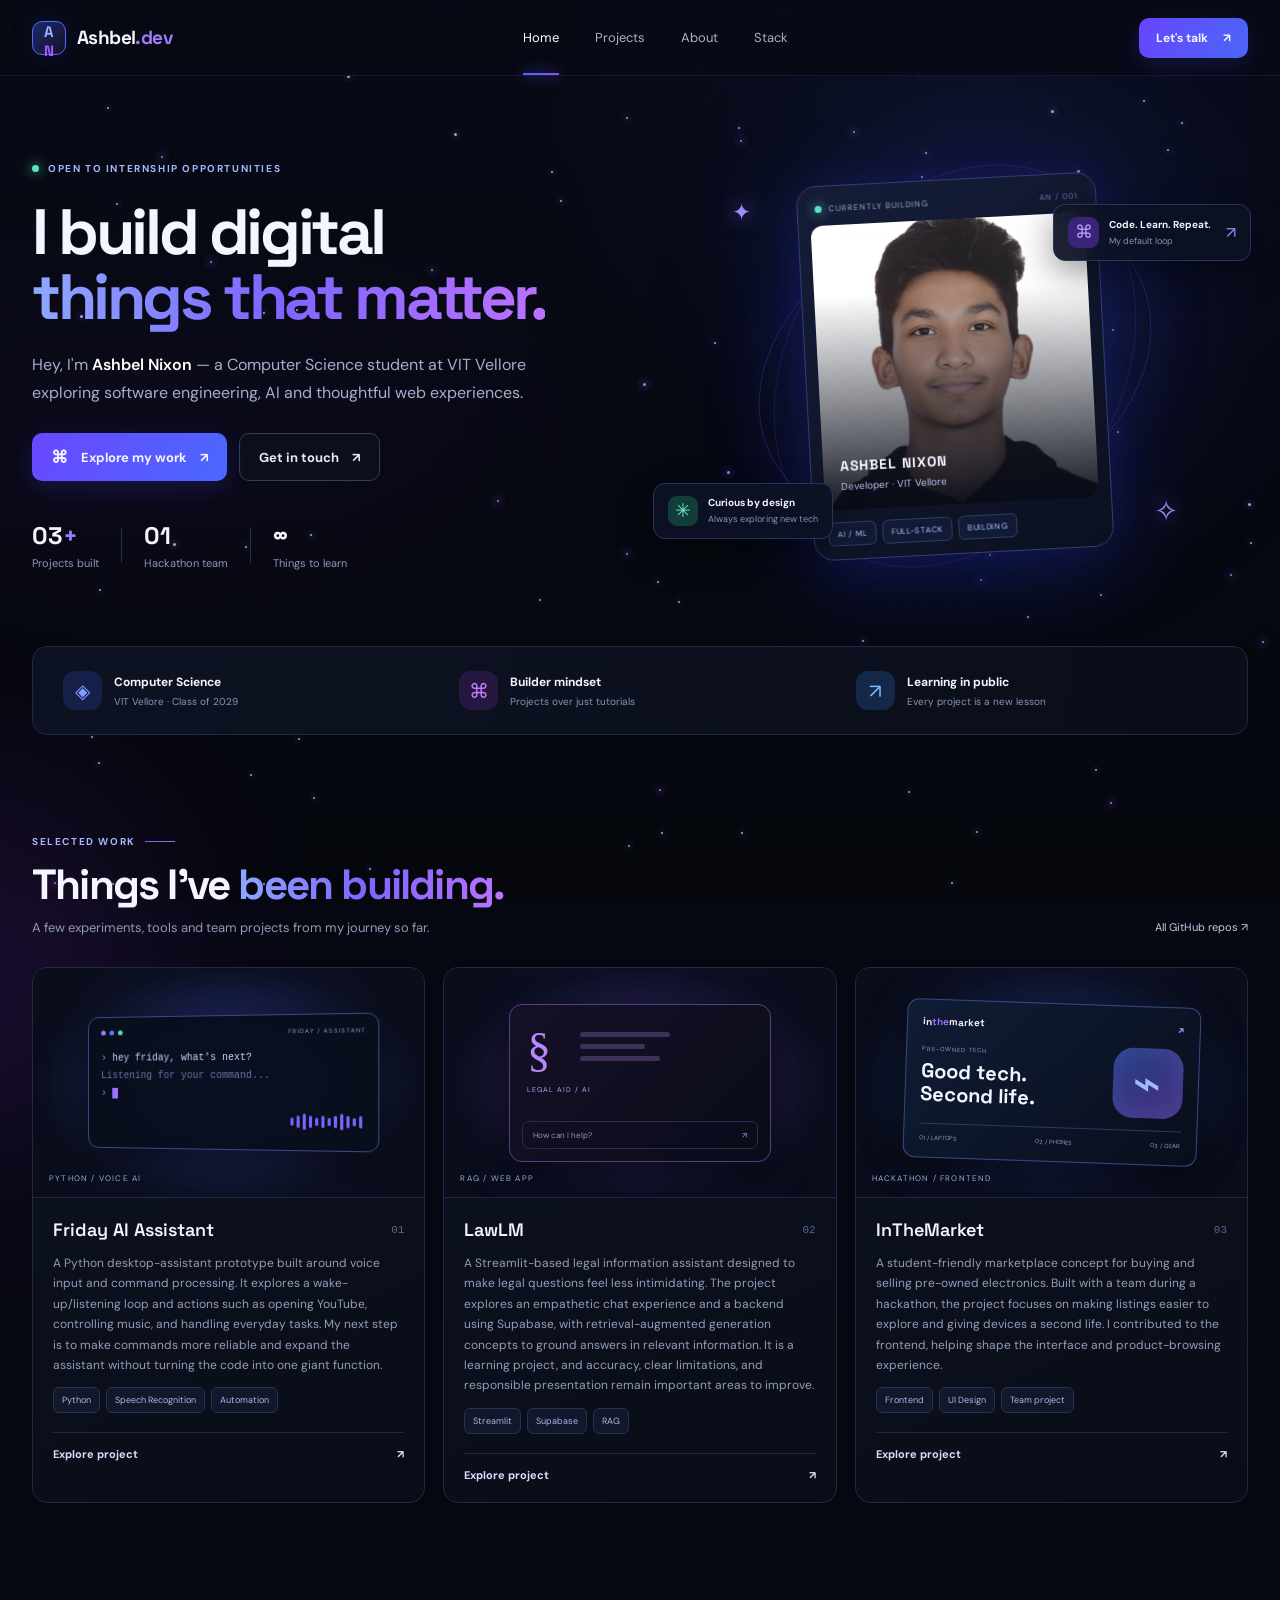
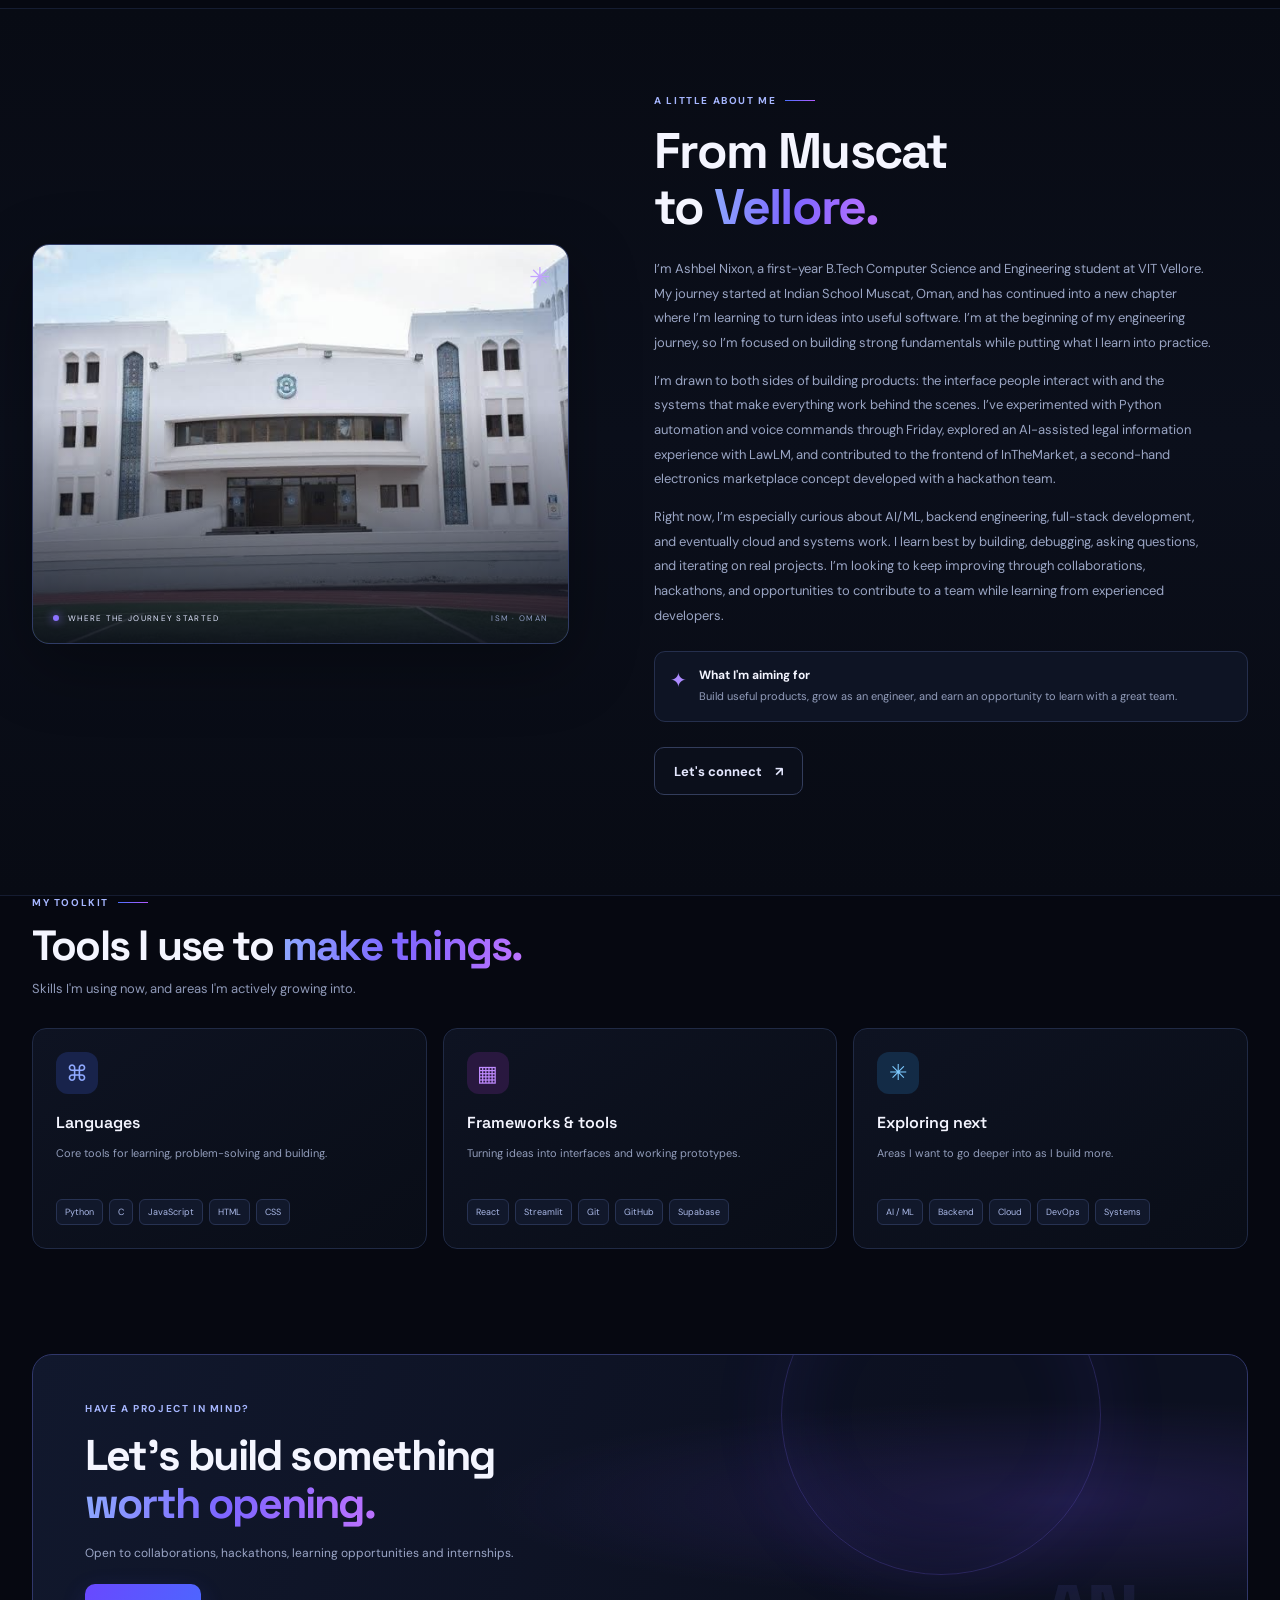
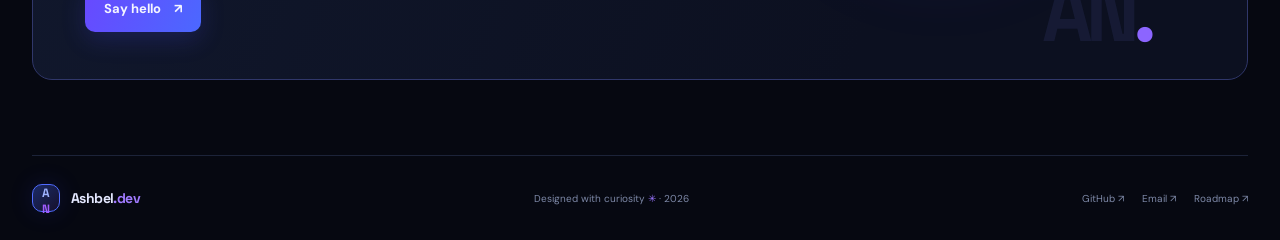
<file: index.html>
<!DOCTYPE html>
<html lang="en">
<head>
<meta charset="UTF-8"><meta name="viewport" content="width=device-width, initial-scale=1.0">
<meta name="theme-color" content="#070914"><meta name="description" content="Ashbel Nixon — Computer Science student and developer building useful software, AI tools and web experiences.">
<title>Ashbel Nixon — Developer Portfolio</title><link rel="preconnect" href="https://fonts.googleapis.com"><link rel="preconnect" href="https://fonts.gstatic.com" crossorigin><link href="https://fonts.googleapis.com/css2?family=DM+Sans:wght@400;500;600;700&family=Space+Grotesk:wght@400;500;600;700&display=swap" rel="stylesheet"><link rel="stylesheet" href="style.css">
</head><body>
<div class="ambient ambient-a"></div><div class="ambient ambient-b"></div><header class="topbar"><a class="brand" href="#home"><span class="brand-mark">A<span>N</span></span><span>Ashbel<span class="brand-purple">.dev</span></span></a><nav class="nav" id="nav"><a class="active" href="#home">Home</a><a href="#work">Projects</a><a href="#about">About</a><a href="#skills">Stack</a></nav><div class="top-actions"><a class="mail-link" href="mailto:ashbel.2026@vitstudent.ac.in">Let's talk <span>↗</span></a><button class="menu-toggle" id="menuToggle" aria-label="Toggle navigation">☰</button></div></header>
<main>
<section class="hero wrap" id="home"><div class="hero-copy"><div class="eyebrow"><span class="live-dot"></span> OPEN TO INTERNSHIP OPPORTUNITIES</div><h1>I build digital<br><span class="gradient-text">things that matter.</span></h1><p class="hero-desc">Hey, I'm <strong>Ashbel Nixon</strong> — a Computer Science student at VIT Vellore exploring software engineering, AI and thoughtful web experiences.</p><div class="hero-buttons"><a class="btn btn-primary" href="#work"><span class="btn-icon">⌘</span> Explore my work <span>↗</span></a><a class="btn btn-quiet" href="mailto:ashbel.2026@vitstudent.ac.in">Get in touch <span>↗</span></a></div><div class="hero-stats"><div><strong>03<span>+</span></strong><small>Projects built</small></div><i></i><div><strong>01</strong><small>Hackathon team</small></div><i></i><div><strong>∞</strong><small>Things to learn</small></div></div></div>
<div class="hero-visual"><div class="orbit orbit-one"></div><div class="orbit orbit-two"></div><div class="profile-card"><div class="profile-top"><span><i class="live-dot"></i> CURRENTLY BUILDING</span><span class="tiny-code">AN / 001</span></div><div class="portrait-wrap"><img src="ashbel.jpg" alt="Portrait of Ashbel Nixon" class="portrait"><div class="portrait-overlay"></div><div class="portrait-label"><span>ASHBEL NIXON</span><small>Developer · VIT Vellore</small></div></div><div class="profile-bottom"><span class="mini-chip">AI / ML</span><span class="mini-chip">FULL-STACK</span><span class="mini-chip">BUILDING</span></div></div><div class="float-card float-code"><span class="float-icon">⌘</span><div><strong>Code. Learn. Repeat.</strong><small>My default loop</small></div><span class="float-arrow">↗</span></div><div class="float-card float-status"><span class="status-ring">✳</span><div><strong>Curious by design</strong><small>Always exploring new tech</small></div></div><div class="spark spark-a">✦</div><div class="spark spark-b">✧</div></div></section>
<section class="trust-strip wrap"><div><span class="strip-icon">◈</span><span><strong>Computer Science</strong><small>VIT Vellore · Class of 2029</small></span></div><div><span class="strip-icon purple">⌘</span><span><strong>Builder mindset</strong><small>Projects over just tutorials</small></span></div><div><span class="strip-icon blue">↗</span><span><strong>Learning in public</strong><small>Every project is a new lesson</small></span></div></section>
<section class="section wrap" id="work"><div class="section-heading"><div><div class="eyebrow">SELECTED WORK <span class="heading-line"></span></div><h2>Things I've <span class="gradient-text">been building.</span></h2><p>A few experiments, tools and team projects from my journey so far.</p></div><a class="text-link" href="https://github.com/ashbellikestocode" target="_blank" rel="noreferrer">All GitHub repos ↗</a></div><div class="project-grid">
<article class="project-card project-featured"><div class="project-art art-friday"><div class="art-window"><div class="window-dots"><b></b><b></b><b></b></div><span class="terminal-label">FRIDAY / ASSISTANT</span><div class="terminal-lines"><p><i>›</i> hey friday, what's next?</p><p class="terminal-muted">Listening for your command...</p><p><i>›</i> <span class="cursor-block"></span></p></div><div class="sound-bars"><b></b><b></b><b></b><b></b><b></b><b></b><b></b><b></b><b></b><b></b><b></b><b></b></div></div><span class="art-tag">PYTHON / VOICE AI</span></div><div class="project-info"><div class="project-title-row"><h3>Friday AI Assistant</h3><span class="project-number">01</span></div><p>A Python desktop-assistant prototype built around voice input and command processing. It explores a wake-up/listening loop and actions such as opening YouTube, controlling music, and handling everyday tasks. My next step is to make commands more reliable and expand the assistant without turning the code into one giant function.</p><div class="tag-row"><span>Python</span><span>Speech Recognition</span><span>Automation</span></div><a class="project-link" href="https://github.com/ashbellikestocode/Friday-AI-Chatbot" target="_blank" rel="noreferrer">Explore project <span>↗</span></a></div></article>
<article class="project-card"><div class="project-art art-law"><div class="law-ui"><div class="law-symbol">§</div><div class="law-lines"><b></b><b></b><b></b></div><div class="law-pill">LEGAL AID / AI</div><div class="law-chat"><span>How can I help?</span><i>↗</i></div></div><span class="art-tag">RAG / WEB APP</span></div><div class="project-info"><div class="project-title-row"><h3>LawLM</h3><span class="project-number">02</span></div><p>A Streamlit-based legal information assistant designed to make legal questions feel less intimidating. The project explores an empathetic chat experience and a backend using Supabase, with retrieval-augmented generation concepts to ground answers in relevant information. It is a learning project, and accuracy, clear limitations, and responsible presentation remain important areas to improve.</p><div class="tag-row"><span>Streamlit</span><span>Supabase</span><span>RAG</span></div><a class="project-link" href="https://github.com/ashbellikestocode/LawLM" target="_blank" rel="noreferrer">Explore project <span>↗</span></a></div></article>
<article class="project-card"><div class="project-art art-market"><div class="market-ui"><div class="market-head"><span>in<span class="market-purple">the</span>market</span><i>↗</i></div><div class="market-feature"><div><small>PRE-OWNED TECH</small><strong>Good tech.<br>Second life.</strong></div><div class="product-orb">⌁</div></div><div class="market-products"><span>01 / LAPTOPS</span><span>02 / PHONES</span><span>03 / GEAR</span></div></div><span class="art-tag">HACKATHON / FRONTEND</span></div><div class="project-info"><div class="project-title-row"><h3>InTheMarket</h3><span class="project-number">03</span></div><p>A student-friendly marketplace concept for buying and selling pre-owned electronics. Built with a team during a hackathon, the project focuses on making listings easier to explore and giving devices a second life. I contributed to the frontend, helping shape the interface and product-browsing experience.</p><div class="tag-row"><span>Frontend</span><span>UI Design</span><span>Team project</span></div><a class="project-link" href="https://github.com/RONiN2706/InTheMarket" target="_blank" rel="noreferrer">Explore project <span>↗</span></a></div></article>
</div></section>
<section class="about-section" id="about"><div class="wrap about-grid"><div class="school-photo"><img src="ism-school.jpg" alt="Indian School Muscat campus"><div class="photo-caption"><span class="caption-dot"></span> WHERE THE JOURNEY STARTED <span class="caption-year">ISM · OMAN</span></div><div class="photo-corner">✳</div></div><div class="about-copy"><div class="eyebrow">A LITTLE ABOUT ME <span class="heading-line"></span></div><h2>From Muscat<br>to <span class="gradient-text">Vellore.</span></h2><p>I’m Ashbel Nixon, a first-year B.Tech Computer Science and Engineering student at VIT Vellore. My journey started at Indian School Muscat, Oman, and has continued into a new chapter where I’m learning to turn ideas into useful software. I’m at the beginning of my engineering journey, so I’m focused on building strong fundamentals while putting what I learn into practice.</p><p>I’m drawn to both sides of building products: the interface people interact with and the systems that make everything work behind the scenes. I’ve experimented with Python automation and voice commands through Friday, explored an AI-assisted legal information experience with LawLM, and contributed to the frontend of InTheMarket, a second-hand electronics marketplace concept developed with a hackathon team.</p><p>Right now, I’m especially curious about AI/ML, backend engineering, full-stack development, and eventually cloud and systems work. I learn best by building, debugging, asking questions, and iterating on real projects. I’m looking to keep improving through collaborations, hackathons, and opportunities to contribute to a team while learning from experienced developers.</p><div class="about-note"><span>✦</span><div><strong>What I'm aiming for</strong><small>Build useful products, grow as an engineer, and earn an opportunity to learn with a great team.</small></div></div><a class="btn btn-quiet" href="mailto:ashbel.2026@vitstudent.ac.in">Let's connect <span>↗</span></a></div></div></section>
<section class="section wrap" id="skills"><div class="section-heading"><div><div class="eyebrow">MY TOOLKIT <span class="heading-line"></span></div><h2>Tools I use to <span class="gradient-text">make things.</span></h2><p>Skills I'm using now, and areas I'm actively growing into.</p></div></div><div class="skill-panels"><div class="skill-panel"><div class="skill-icon">⌘</div><h3>Languages</h3><p>Core tools for learning, problem-solving and building.</p><div class="skill-tags"><span>Python</span><span>C</span><span>JavaScript</span><span>HTML</span><span>CSS</span></div></div><div class="skill-panel"><div class="skill-icon purple-icon">▦</div><h3>Frameworks & tools</h3><p>Turning ideas into interfaces and working prototypes.</p><div class="skill-tags"><span>React</span><span>Streamlit</span><span>Git</span><span>GitHub</span><span>Supabase</span></div></div><div class="skill-panel"><div class="skill-icon blue-icon">✳</div><h3>Exploring next</h3><p>Areas I want to go deeper into as I build more.</p><div class="skill-tags"><span>AI / ML</span><span>Backend</span><span>Cloud</span><span>DevOps</span><span>Systems</span></div></div></div></section>
<section class="cta-wrap wrap"><div class="cta-panel"><div class="cta-orb"></div><div class="eyebrow">HAVE A PROJECT IN MIND?</div><h2>Let's build something<br><span class="gradient-text">worth opening.</span></h2><p>Open to collaborations, hackathons, learning opportunities and internships.</p><a class="btn btn-primary" href="mailto:ashbel.2026@vitstudent.ac.in">Say hello <span>↗</span></a><div class="cta-mark">AN<span>.</span></div></div></section>
</main><footer class="footer wrap"><a class="brand" href="#home"><span class="brand-mark">A<span>N</span></span><span>Ashbel<span class="brand-purple">.dev</span></span></a><span>Designed with curiosity <span class="footer-heart">✳</span> · 2026</span><div class="footer-links"><a href="https://github.com/ashbellikestocode" target="_blank" rel="noreferrer">GitHub ↗</a><a href="mailto:ashbel.2026@vitstudent.ac.in">Email ↗</a><a href="upcoming.html">Roadmap ↗</a></div></footer><script src="script.js"></script></body></html>
</file>
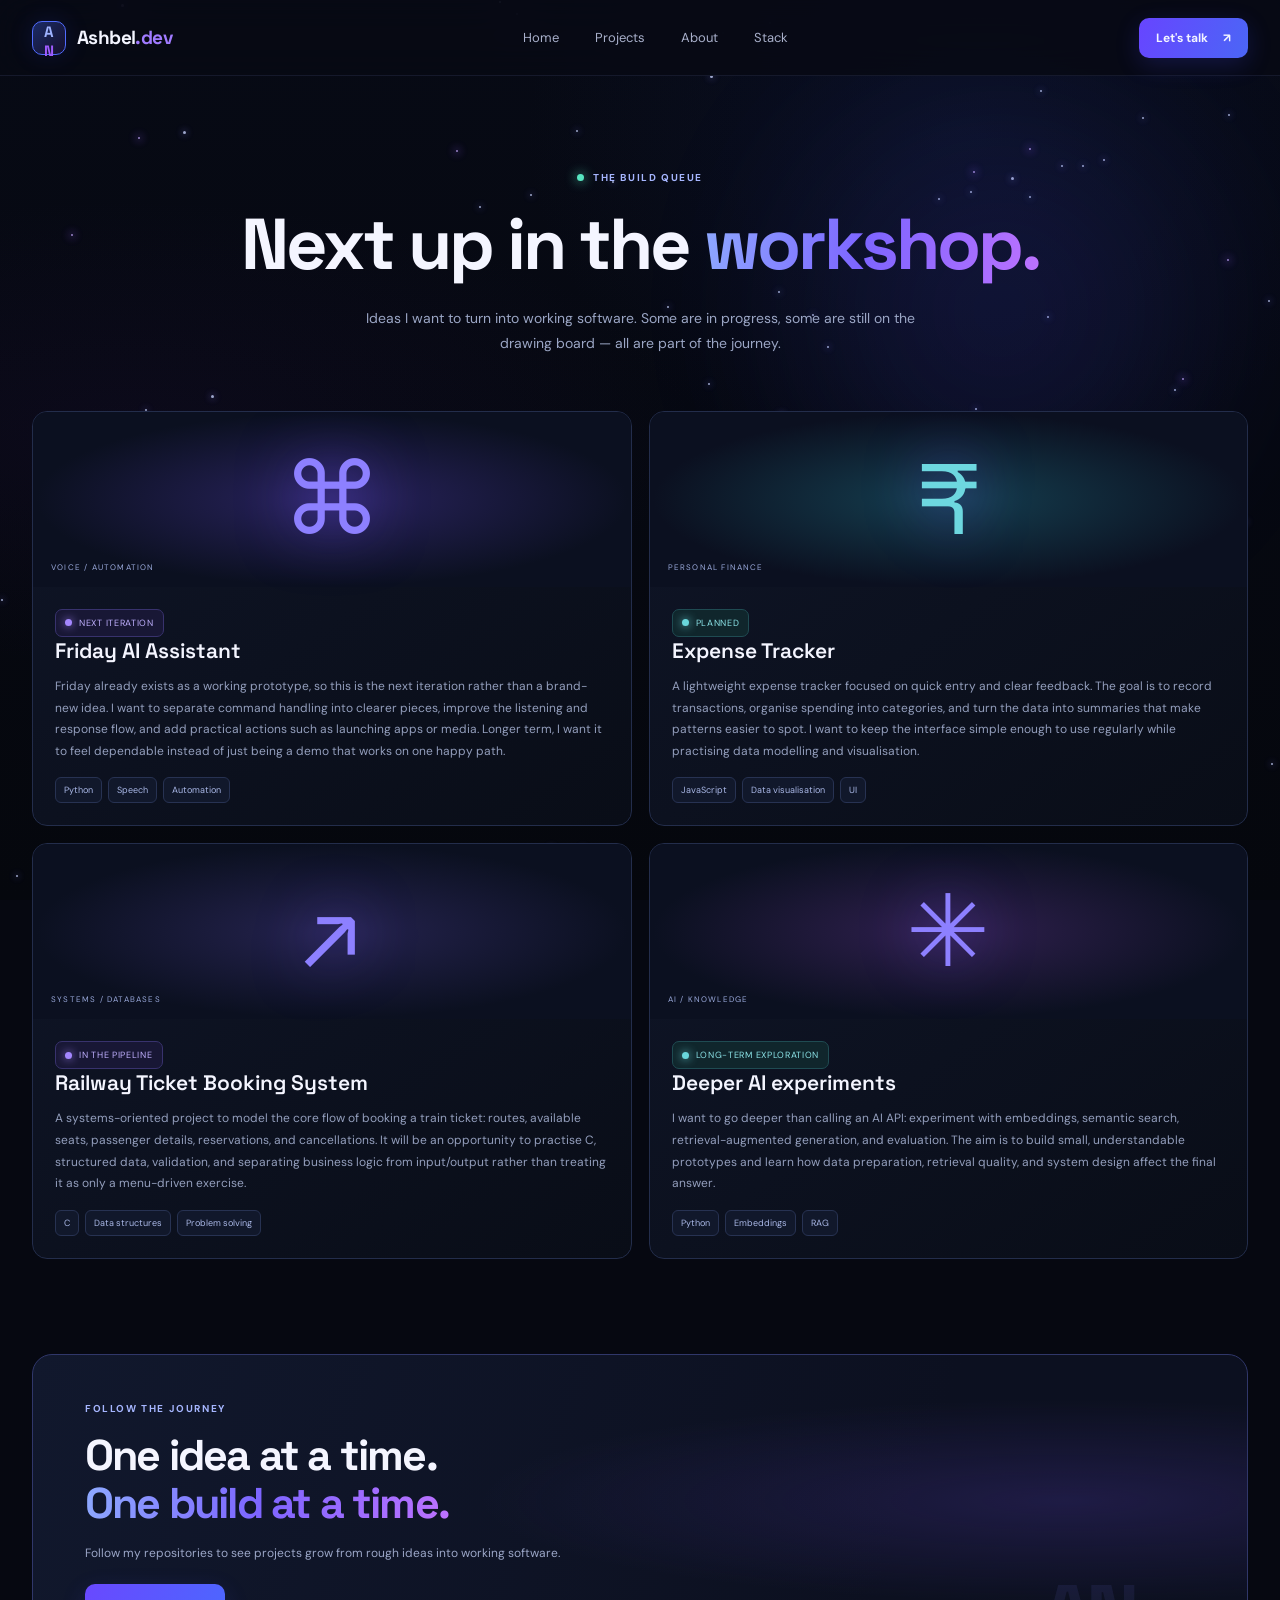
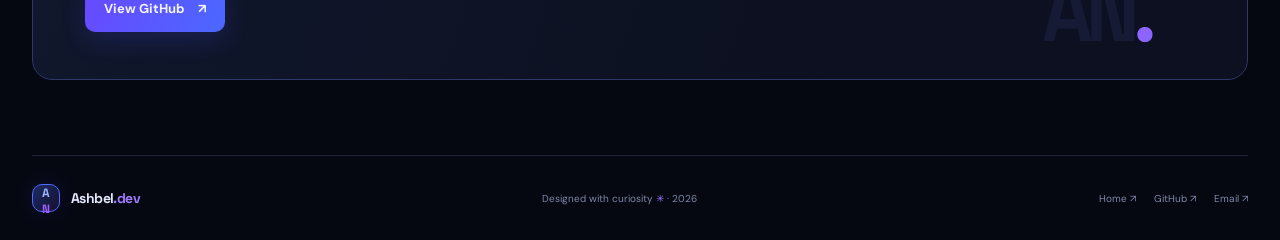
<file: upcoming.html>
<!DOCTYPE html><html lang="en"><head><meta charset="UTF-8"><meta name="viewport" content="width=device-width, initial-scale=1.0"><meta name="theme-color" content="#070914"><title>Roadmap — Ashbel Nixon</title><link rel="preconnect" href="https://fonts.googleapis.com"><link href="https://fonts.googleapis.com/css2?family=DM+Sans:wght@400;500;600;700&family=Space+Grotesk:wght@400;500;600;700&display=swap" rel="stylesheet"><link rel="stylesheet" href="style.css"></head><body><div class="ambient ambient-a"></div><header class="topbar"><a class="brand" href="index.html"><span class="brand-mark">A<span>N</span></span><span>Ashbel<span class="brand-purple">.dev</span></span></a><nav class="nav" id="nav"><a href="index.html#home">Home</a><a href="index.html#work">Projects</a><a href="index.html#about">About</a><a href="index.html#skills">Stack</a></nav><div class="top-actions"><a class="mail-link" href="mailto:ashbel.2026@vitstudent.ac.in">Let's talk <span>↗</span></a><button class="menu-toggle" id="menuToggle" aria-label="Toggle navigation">☰</button></div></header><main><section class="upcoming-hero wrap"><div class="eyebrow"><span class="live-dot"></span> THE BUILD QUEUE</div><h1>Next up in the <span class="gradient-text">workshop.</span></h1><p>Ideas I want to turn into working software. Some are in progress, some are still on the drawing board — all are part of the journey.</p></section><section class="roadmap-grid wrap"><article class="roadmap-card"><div class="roadmap-art"><div class="big-glyph">⌘</div><span class="art-tag">VOICE / AUTOMATION</span></div><div class="roadmap-info"><span class="roadmap-status"><i class="live-dot"></i> NEXT ITERATION</span><h2>Friday AI Assistant</h2><p>Friday already exists as a working prototype, so this is the next iteration rather than a brand-new idea. I want to separate command handling into clearer pieces, improve the listening and response flow, and add practical actions such as launching apps or media. Longer term, I want it to feel dependable instead of just being a demo that works on one happy path.</p><div class="tag-row"><span>Python</span><span>Speech</span><span>Automation</span></div></div></article><article class="roadmap-card"><div class="roadmap-art expense"><div class="big-glyph">₹</div><span class="art-tag">PERSONAL FINANCE</span></div><div class="roadmap-info"><span class="roadmap-status teal"><i class="live-dot"></i> PLANNED</span><h2>Expense Tracker</h2><p>A lightweight expense tracker focused on quick entry and clear feedback. The goal is to record transactions, organise spending into categories, and turn the data into summaries that make patterns easier to spot. I want to keep the interface simple enough to use regularly while practising data modelling and visualisation.</p><div class="tag-row"><span>JavaScript</span><span>Data visualisation</span><span>UI</span></div></div></article><article class="roadmap-card"><div class="roadmap-art rail"><div class="big-glyph">↗</div><span class="art-tag">SYSTEMS / DATABASES</span></div><div class="roadmap-info"><span class="roadmap-status"><i class="live-dot"></i> IN THE PIPELINE</span><h2>Railway Ticket Booking System</h2><p>A systems-oriented project to model the core flow of booking a train ticket: routes, available seats, passenger details, reservations, and cancellations. It will be an opportunity to practise C, structured data, validation, and separating business logic from input/output rather than treating it as only a menu-driven exercise.</p><div class="tag-row"><span>C</span><span>Data structures</span><span>Problem solving</span></div></div></article><article class="roadmap-card"><div class="roadmap-art ai"><div class="big-glyph">✳</div><span class="art-tag">AI / KNOWLEDGE</span></div><div class="roadmap-info"><span class="roadmap-status teal"><i class="live-dot"></i> LONG-TERM EXPLORATION</span><h2>Deeper AI experiments</h2><p>I want to go deeper than calling an AI API: experiment with embeddings, semantic search, retrieval-augmented generation, and evaluation. The aim is to build small, understandable prototypes and learn how data preparation, retrieval quality, and system design affect the final answer.</p><div class="tag-row"><span>Python</span><span>Embeddings</span><span>RAG</span></div></div></article></section><section class="cta-wrap wrap"><div class="cta-panel"><div class="eyebrow">FOLLOW THE JOURNEY</div><h2>One idea at a time.<br><span class="gradient-text">One build at a time.</span></h2><p>Follow my repositories to see projects grow from rough ideas into working software.</p><a class="btn btn-primary" href="https://github.com/ashbellikestocode" target="_blank" rel="noreferrer">View GitHub <span>↗</span></a><div class="cta-mark">AN<span>.</span></div></div></section></main><footer class="footer wrap"><a class="brand" href="index.html"><span class="brand-mark">A<span>N</span></span><span>Ashbel<span class="brand-purple">.dev</span></span></a><span>Designed with curiosity <span class="footer-heart">✳</span> · 2026</span><div class="footer-links"><a href="index.html">Home ↗</a><a href="https://github.com/ashbellikestocode" target="_blank" rel="noreferrer">GitHub ↗</a><a href="mailto:ashbel.2026@vitstudent.ac.in">Email ↗</a></div></footer><script src="script.js"></script></body></html>
</file>
<file: style.css>
:root{--bg:#060811;--panel:#0b1020;--panel2:#0d1325;--line:#1b2542;--text:#f4f5ff;--muted:#929bbd;--blue:#426dff;--purple:#8c4dff;--acid:#6c7cff;--cyan:#7b9aff;--font:'DM Sans',sans-serif;--display:'Space Grotesk',sans-serif}*{box-sizing:border-box}html{scroll-behavior:smooth;scroll-padding-top:90px}body{margin:0;background:var(--bg);color:var(--text);font-family:var(--font);overflow-x:hidden}body:before{content:"";position:fixed;inset:0;pointer-events:none;z-index:-1;background:radial-gradient(ellipse at 75% 15%,#18265a35,transparent 32%),radial-gradient(ellipse at 10% 48%,#35135c20,transparent 35%),linear-gradient(180deg,#070a15,#05070d)}a{color:inherit;text-decoration:none}.ambient{position:absolute;width:380px;height:380px;border-radius:50%;filter:blur(100px);opacity:.13;pointer-events:none;z-index:-1}.ambient-a{background:#4c51ff;top:120px;right:7%}.ambient-b{background:#a333ff;top:780px;left:-220px}.wrap{width:min(1320px,calc(100% - 64px));margin-inline:auto}.topbar{height:76px;display:flex;align-items:center;justify-content:space-between;padding:0 max(32px,calc((100vw - 1320px)/2));border-bottom:1px solid #20243a9c;background:#070a14db;backdrop-filter:blur(18px);position:sticky;top:0;z-index:50}.brand{display:flex;align-items:center;gap:11px;font:700 19px var(--display);letter-spacing:-.6px}.brand-mark{height:34px;width:34px;border:1px solid #506bff;border-radius:10px;display:grid;place-items:center;color:#9fb3ff;font-size:15px;background:linear-gradient(135deg,#1b2b66,#16102c);box-shadow:0 0 24px #454cff25}.brand-mark span{color:#a05cff}.brand-purple{color:#a17bff}.nav{display:flex;gap:36px;align-items:center;height:100%}.nav a{height:100%;display:flex;align-items:center;color:#a9b0cb;font-size:13px;position:relative;transition:.2s}.nav a:hover,.nav a.active{color:#fff}.nav a.active:after{content:"";position:absolute;bottom:0;left:0;right:0;height:2px;background:linear-gradient(90deg,var(--blue),var(--purple));box-shadow:0 0 14px #7755ff}.top-actions{display:flex;align-items:center;gap:14px}.mail-link{background:linear-gradient(110deg,#6745ff,#4b66f6);padding:12px 17px;border-radius:10px;font-size:12px;font-weight:700;box-shadow:0 7px 25px #4b48ff32;transition:.25s}.mail-link:hover,.btn-primary:hover{transform:translateY(-2px);box-shadow:0 10px 30px #5552ff55}.mail-link span{margin-left:12px}.menu-toggle{display:none;background:none;border:0;color:#fff;font-size:22px}.hero{min-height:570px;display:grid;grid-template-columns:1.02fr .98fr;align-items:center;gap:20px;padding-top:45px;padding-bottom:35px}.hero-copy{position:relative;z-index:2}.eyebrow{display:flex;align-items:center;gap:9px;color:#a6b6ff;font-size:10px;font-weight:700;letter-spacing:1.6px;text-transform:uppercase}.live-dot{display:inline-block;width:7px;height:7px;border-radius:50%;background:#57e6c1;box-shadow:0 0 12px #57e6c1}.hero h1{font:700 clamp(44px,5vw,72px)/1.02 var(--display);letter-spacing:-3.4px;margin:25px 0 21px;max-width:670px}.gradient-text{background:linear-gradient(100deg,#8eaaff 0%,#7d65ff 48%,#bd72ff 100%);-webkit-background-clip:text;background-clip:text;color:transparent}.hero-desc{max-width:550px;color:#a4aecf;font-size:16px;line-height:1.75}.hero-desc strong{color:#fff;font-weight:600}.hero-buttons{display:flex;gap:12px;margin-top:26px;flex-wrap:wrap}.btn{min-height:48px;padding:0 19px;border-radius:10px;display:inline-flex;align-items:center;justify-content:center;gap:13px;font-size:13px;font-weight:700;transition:transform .2s,box-shadow .2s,border-color .2s}.btn-primary{background:linear-gradient(115deg,#6948ff,#4b68ff);box-shadow:0 8px 24px #4b48ff30}.btn-quiet{border:1px solid #333d5c;background:#0b0f1b;color:#e5e8ff}.btn-quiet:hover{border-color:#7167ff;transform:translateY(-2px)}.btn-icon{font-size:17px}.hero-stats{display:flex;align-items:center;gap:22px;margin-top:39px}.hero-stats div{display:grid;gap:5px}.hero-stats strong{font:700 24px var(--display)}.hero-stats strong span{color:#9e7aff}.hero-stats small{font-size:11px;color:#8d97b7}.hero-stats i{height:35px;width:1px;background:#28304b}.hero-visual{height:475px;position:relative;display:grid;place-items:center;isolation:isolate}.orbit{position:absolute;border:1px solid #4957e94d;border-radius:50%;transform:rotate(-25deg)}.orbit-one{width:410px;height:300px;box-shadow:0 0 80px #4e3fff12}.orbit-two{width:330px;height:430px;border-color:#994aff2e;transform:rotate(33deg)}.profile-card{position:relative;z-index:2;width:300px;padding:12px;border:1px solid #303e71;border-radius:20px;background:linear-gradient(145deg,#151d38e8,#0b1020f2);box-shadow:0 25px 85px #111c69a1,0 0 45px #5c4cff20;transform:rotate(-3deg);transition:transform .35s}.profile-card:hover{transform:rotate(0) translateY(-5px)}.profile-top{display:flex;justify-content:space-between;align-items:center;font-size:8px;letter-spacing:1px;color:#9eacd8;padding:5px 5px 12px}.profile-top span:first-child{display:flex;align-items:center;gap:7px}.tiny-code{color:#6575b5}.portrait-wrap{height:285px;position:relative;overflow:hidden;border-radius:12px;background:#151b32}.portrait{width:100%;height:100%;object-fit:cover;object-position:center 22%;filter:saturate(.78)}.portrait-overlay{position:absolute;inset:25% 0 0;background:linear-gradient(transparent,#070b17ef)}.portrait-label{position:absolute;bottom:17px;left:17px;display:grid;gap:5px}.portrait-label span{font:700 14px var(--display);letter-spacing:1px}.portrait-label small{font-size:10px;color:#b4c1ec}.profile-bottom{display:flex;gap:6px;padding:12px 2px 1px}.mini-chip{border:1px solid #303b63;background:#121b35;color:#b9c7ff;padding:6px 8px;border-radius:6px;font-size:8px;letter-spacing:.7px}.float-card{position:absolute;z-index:4;display:flex;align-items:center;gap:10px;padding:12px 14px;border:1px solid #27355d;border-radius:12px;background:#0c1224ed;box-shadow:0 12px 35px #0006;backdrop-filter:blur(12px);animation:float 5s ease-in-out infinite}.float-card strong,.float-card small{display:block}.float-card strong{font-size:10px}.float-card small{font-size:9px;color:#8793b7;margin-top:4px}.float-icon{width:31px;height:31px;border-radius:9px;display:grid;place-items:center;background:#392477;color:#bba1ff;font-size:18px}.float-arrow{color:#9a8aff;margin-left:5px}.float-code{top:75px;right:-3px}.float-status{bottom:65px;left:-9px;animation-delay:-2s}.status-ring{width:30px;height:30px;display:grid;place-items:center;border-radius:9px;color:#72e8c4;background:#123d3b;font-size:19px}.spark{position:absolute;color:#a38cff;font-size:23px;text-shadow:0 0 22px #8965ff}.spark-a{top:68px;left:12%}.spark-b{bottom:74px;right:12%;font-size:29px}.@keyframes float{50%{transform:translateY(-8px)}}.trust-strip{display:grid;grid-template-columns:repeat(3,1fr);gap:15px;padding:17px 20px;border:1px solid #202944;border-radius:15px;background:linear-gradient(100deg,#0d1222,#0a0e1a);margin-bottom:100px}.trust-strip>div{display:flex;align-items:center;gap:12px;padding:7px 10px}.strip-icon{width:39px;height:39px;display:grid;place-items:center;border-radius:12px;background:#151f48;color:#819bff;font-size:20px}.strip-icon.purple{background:#261740;color:#c081ff}.strip-icon.blue{background:#14294a;color:#7cb9ff}.trust-strip strong,.trust-strip small{display:block}.trust-strip strong{font-size:12px}.trust-strip small{color:#8994b5;font-size:10px;margin-top:5px}.section{padding-bottom:105px}.section-heading{display:flex;justify-content:space-between;align-items:flex-end;gap:25px;margin-bottom:28px}.heading-line{height:1px;width:30px;background:linear-gradient(90deg,#4d70ff,#b15aff);display:inline-block}.section-heading h2,.about-copy h2,.cta-panel h2{font:700 clamp(31px,3.3vw,46px)/1.12 var(--display);letter-spacing:-1.8px;margin:13px 0 10px}.section-heading p{margin:0;color:#8e98b7;font-size:13px;line-height:1.6}.text-link{font-size:11px;color:#c2c9e8;padding-bottom:5px;white-space:nowrap}.text-link:hover,.project-link:hover{color:#a88aff}.project-grid{display:grid;grid-template-columns:repeat(3,1fr);gap:18px}.project-card{overflow:hidden;border:1px solid #202a46;border-radius:15px;background:linear-gradient(155deg,#0d1221,#090d17);transition:transform .25s,border-color .25s,box-shadow .25s}.project-card:hover{transform:translateY(-5px);border-color:#5151a3;box-shadow:0 15px 45px #101b4a40}.project-art{height:230px;position:relative;display:grid;place-items:center;overflow:hidden;border-bottom:1px solid #202844}.project-art:before{content:"";position:absolute;width:220px;height:160px;filter:blur(55px);opacity:.22;border-radius:50%;background:#4d4dff}.art-friday{background:radial-gradient(ellipse at 50% 50%,#202d64,#0a0e1b 70%)}.art-law{background:radial-gradient(ellipse at 50% 50%,#322051,#0a0e1b 70%)}.art-market{background:radial-gradient(ellipse at 50% 50%,#142c58,#0a0e1b 70%)}.art-window{width:75%;height:135px;position:relative;z-index:1;padding:13px;border:1px solid #384a82;border-radius:11px;background:#080d1beF;box-shadow:0 12px 38px #0008;transform:perspective(500px) rotateY(-7deg)}.window-dots{display:flex;gap:4px}.window-dots b{width:5px;height:5px;border-radius:50%;background:#9c7bff}.window-dots b:nth-child(2){background:#567eff}.window-dots b:nth-child(3){background:#57d9c2}.terminal-label{position:absolute;right:12px;top:12px;font-size:6px;letter-spacing:1px;color:#8d9ac1}.terminal-lines{margin-top:18px;font:10px monospace;color:#cbd5ff}.terminal-lines p{margin:7px 0}.terminal-lines i{color:#9b7bff;font-style:normal}.terminal-muted{color:#67759e}.cursor-block{display:inline-block;width:6px;height:11px;background:#9a72ff;vertical-align:middle;animation:blink 1s steps(2) infinite}@keyframes blink{50%{opacity:0}}.sound-bars{position:absolute;right:15px;bottom:18px;display:flex;align-items:center;gap:3px;height:20px}.sound-bars b{width:3px;border-radius:3px;background:#7964ff;height:8px;animation:wave .8s ease-in-out infinite alternate}.sound-bars b:nth-child(3n){height:16px;animation-delay:-.4s}.sound-bars b:nth-child(2n){height:12px;animation-delay:-.2s}@keyframes wave{to{transform:scaleY(.4);opacity:.5}}.art-tag{position:absolute;bottom:14px;left:16px;font-size:8px;letter-spacing:1.2px;color:#9aa9db}.law-ui{z-index:1;width:67%;height:158px;padding:17px;border:1px solid #55407e;border-radius:13px;background:linear-gradient(135deg,#151026,#090c19);box-shadow:0 14px 35px #0008;position:relative}.law-symbol{font:48px Georgia;color:#b887ff}.law-lines{position:absolute;left:70px;top:27px;display:grid;gap:7px}.law-lines b{height:5px;width:90px;border-radius:4px;background:#3d3159}.law-lines b:nth-child(2){width:65px}.law-lines b:nth-child(3){width:80px}.law-pill{font-size:7px;letter-spacing:1px;color:#bfa4ff;margin-top:8px}.law-chat{position:absolute;bottom:12px;left:12px;right:12px;border:1px solid #34274f;border-radius:7px;padding:8px 10px;color:#9a91b8;font-size:8px;display:flex;justify-content:space-between}.law-chat i{font-style:normal;color:#bb8dff}.market-ui{position:relative;z-index:1;width:75%;padding:15px;border:1px solid #344b80;border-radius:12px;background:linear-gradient(135deg,#101c35,#090e1c);box-shadow:0 14px 35px #0008;transform:rotate(2deg)}.market-head{display:flex;justify-content:space-between;font:700 10px var(--display)}.market-head i{color:#8ba5ff;font-style:normal}.market-purple{color:#9e6cff}.market-feature{height:95px;display:flex;justify-content:space-between;align-items:center}.market-feature small{display:block;font-size:6px;color:#8d9cc4;letter-spacing:1px;margin-bottom:7px}.market-feature strong{font:700 20px/1.1 var(--display)}.product-orb{width:70px;height:70px;border-radius:20px;display:grid;place-items:center;font-size:48px;color:#a4b8ff;background:linear-gradient(140deg,#243d80,#472f80);box-shadow:inset 0 0 30px #748aff38}.market-products{border-top:1px solid #293b60;padding-top:10px;display:flex;justify-content:space-between;font-size:6px;color:#879ac8}.project-info{padding:20px}.project-title-row{display:flex;justify-content:space-between;align-items:center}.project-title-row h3{font:600 18px var(--display);margin:0}.project-number{font:11px monospace;color:#59668f}.project-info p{font-size:12px;line-height:1.7;color:#939dbb;min-height:62px}.tag-row,.skill-tags{display:flex;gap:6px;flex-wrap:wrap}.tag-row span,.skill-tags span{border:1px solid #273252;background:#11182b;color:#aab8e7;border-radius:6px;padding:6px 8px;font-size:9px}.project-link{margin-top:19px;padding-top:14px;border-top:1px solid #202943;display:flex;justify-content:space-between;font-size:11px;font-weight:700;color:#d9deff}.about-section{padding:85px 0 100px;background:linear-gradient(180deg,#080b14,#0b0f1b 48%,#080b14);border-block:1px solid #151c31}.about-grid{display:grid;grid-template-columns:.95fr 1.05fr;gap:85px;align-items:center}.school-photo{height:400px;position:relative;border:1px solid #303c66;border-radius:17px;overflow:hidden;background:#0c1020;box-shadow:0 20px 70px #0005}.school-photo:after{content:"";position:absolute;inset:40% 0 0;background:linear-gradient(transparent,#070a15e8)}.school-photo img{width:100%;height:100%;object-fit:cover;filter:saturate(.75);transition:transform .7s}.school-photo:hover img{transform:scale(1.04)}.photo-caption{position:absolute;z-index:2;bottom:20px;left:20px;right:20px;display:flex;align-items:center;gap:9px;font-size:8px;letter-spacing:1.3px;color:#e1e6ff}.caption-dot{width:6px;height:6px;border-radius:50%;background:#8c72ff;box-shadow:0 0 10px #8c72ff}.caption-year{margin-left:auto;color:#8f9bc2}.photo-corner{position:absolute;right:17px;top:15px;z-index:2;font-size:26px;color:#c2a2ff}.about-copy h2{font-size:50px;margin:16px 0 22px}.about-copy>p{color:#9aa5c4;font-size:13px;line-height:1.9;max-width:560px}.about-note{display:flex;gap:12px;align-items:flex-start;margin:23px 0 25px;padding:15px;border:1px solid #252f4d;border-radius:11px;background:#0e1424}.about-note>span{color:#ac8aff;font-size:20px}.about-note strong,.about-note small{display:block}.about-note strong{font-size:12px}.about-note small{color:#929dbb;font-size:11px;line-height:1.6;margin-top:5px}.skill-panels{display:grid;grid-template-columns:repeat(3,1fr);gap:16px}.skill-panel{padding:23px;border:1px solid #202a45;border-radius:14px;background:linear-gradient(145deg,#0e1322,#090d17);transition:.25s}.skill-panel:hover{border-color:#4a4c8e;transform:translateY(-3px)}.skill-icon{width:42px;height:42px;display:grid;place-items:center;border-radius:12px;background:#18234b;color:#8fa9ff;font-size:22px}.purple-icon{background:#29183f;color:#c08bff}.blue-icon{background:#132b46;color:#7dcaff}.skill-panel h3{font:600 16px var(--display);margin:18px 0 7px}.skill-panel p{color:#929dbb;font-size:11px;line-height:1.7;min-height:38px}.skill-tags{margin-top:17px}.cta-wrap{padding-bottom:75px}.cta-panel{position:relative;overflow:hidden;border:1px solid #30376a;border-radius:20px;padding:47px 52px;background:radial-gradient(ellipse at 85% 45%,#3a2c7c66,transparent 40%),linear-gradient(110deg,#11182d,#0c1020 70%);}.cta-panel .eyebrow{position:relative;z-index:1}.cta-panel h2{font-size:43px;position:relative;z-index:1;margin:17px 0}.cta-panel p{font-size:12px;color:#9ba6c7;position:relative;z-index:1;margin-bottom:23px}.cta-panel .btn{position:relative;z-index:1}.cta-orb{position:absolute;right:12%;top:-100px;width:320px;height:320px;border-radius:50%;border:1px solid #6856d84a;box-shadow:0 0 80px #6348ff16,inset 0 0 80px #604aff15}.cta-mark{position:absolute;right:8%;bottom:15px;font:700 80px var(--display);letter-spacing:-7px;color:#5c64c321}.cta-mark span{color:#8c65ff}.footer{min-height:85px;display:flex;align-items:center;justify-content:space-between;gap:20px;border-top:1px solid #1c2339;color:#7e89a8;font-size:10px}.footer .brand{color:#e4e8ff;font-size:14px}.footer .brand-mark{width:28px;height:28px;font-size:12px}.footer-heart{color:#9a75ff}.footer-links{display:flex;gap:18px}.footer-links a:hover{color:#c0b2ff}
/* Upcoming page */
.upcoming-hero{padding:95px 0 55px;text-align:center}.upcoming-hero .eyebrow{justify-content:center}.upcoming-hero h1{font:700 clamp(42px,6vw,72px)/1.05 var(--display);letter-spacing:-3px;margin:23px 0}.upcoming-hero p{max-width:600px;margin:auto;color:#9ba6c5;line-height:1.8;font-size:14px}.roadmap-grid{display:grid;grid-template-columns:repeat(2,1fr);gap:17px;padding-bottom:95px}.roadmap-card{border:1px solid #232d4b;border-radius:15px;background:linear-gradient(145deg,#0f1527,#090d17);overflow:hidden}.roadmap-art{height:175px;display:grid;place-items:center;background:radial-gradient(ellipse at center,#29235e,#0b1020 70%);position:relative}.roadmap-art .big-glyph{font:100px var(--display);color:#8d80ff;text-shadow:0 0 55px #7252ff80}.roadmap-art.expense{background:radial-gradient(ellipse at center,#153f50,#0b1020 70%)}.roadmap-art.expense .big-glyph{color:#6dd7df}.roadmap-art.rail{background:radial-gradient(ellipse at center,#25234f,#0b1020 70%)}.roadmap-art.ai{background:radial-gradient(ellipse at center,#30204f,#0b1020 70%)}.roadmap-art .art-tag{left:18px;bottom:15px}.roadmap-info{padding:22px}.roadmap-info h2{font:600 21px var(--display);margin:0 0 9px}.roadmap-info p{font-size:12px;line-height:1.8;color:#939ebc}.roadmap-status{display:inline-flex;align-items:center;gap:7px;padding:7px 9px;border-radius:7px;background:#181735;border:1px solid #38326d;color:#c0b0ff;font-size:9px;letter-spacing:.7px}.roadmap-status .live-dot{background:#a487ff;box-shadow:0 0 10px #a487ff}.roadmap-status.teal{background:#10262c;border-color:#1f4b52;color:#8ce4e8}.roadmap-status.teal .live-dot{background:#69d7dc;box-shadow:0 0 10px #69d7dc}.roadmap-info .tag-row{margin-top:15px}
@media(max-width:1000px){.wrap{width:min(100% - 42px,800px)}.topbar{padding:0 22px}.hero{grid-template-columns:1fr 0.8fr;gap:0}.hero h1{font-size:54px}.hero-visual{transform:scale(.9)}.float-code{right:-12px}.float-status{left:-28px}.project-grid{grid-template-columns:repeat(2,1fr)}.about-grid{gap:40px}.school-photo{height:350px}.trust-strip{margin-bottom:75px}.project-info p{min-height:75px}}
@media(max-width:700px){.wrap{width:calc(100% - 34px)}.topbar{height:66px;padding:0 17px}.brand{font-size:16px}.brand-mark{width:30px;height:30px}.menu-toggle{display:block}.mail-link{padding:10px 12px;font-size:11px}.nav{display:none;position:absolute;top:65px;left:0;right:0;height:auto;padding:12px 20px 18px;background:#090d1af7;border-bottom:1px solid #202944;flex-direction:column;align-items:stretch;gap:0}.nav.open{display:flex}.nav a{height:auto;padding:14px 4px}.nav a.active:after{left:0;right:auto;width:30px}.hero{display:flex;flex-direction:column;align-items:stretch;padding-top:55px;padding-bottom:15px;gap:5px}.hero h1{font-size:clamp(43px,11vw,62px);letter-spacing:-2.8px;margin-top:22px}.hero-desc{font-size:14px}.hero-stats{gap:14px;margin-top:29px}.hero-stats strong{font-size:21px}.hero-stats small{font-size:9px}.hero-visual{height:400px;transform:none;margin-top:8px}.profile-card{width:255px}.portrait-wrap{height:235px}.float-code{right:0;top:53px}.float-status{left:0;bottom:46px}.orbit-one{width:320px;height:245px}.orbit-two{height:350px;width:260px}.trust-strip{grid-template-columns:1fr;gap:3px;padding:11px;margin-bottom:70px}.trust-strip>div{padding:8px}.section{padding-bottom:75px}.section-heading{align-items:flex-start;flex-direction:column;gap:14px}.section-heading h2,.about-copy h2{font-size:36px}.project-grid{grid-template-columns:1fr;gap:14px}.project-art{height:220px}.project-info p{min-height:0}.about-section{padding:65px 0 75px}.about-grid{grid-template-columns:1fr;gap:35px}.school-photo{height:290px}.about-copy h2{font-size:43px}.skill-panels{grid-template-columns:1fr}.skill-panel p{min-height:0}.cta-wrap{padding-bottom:45px}.cta-panel{padding:34px 24px}.cta-panel h2{font-size:35px}.cta-orb{right:-160px;top:-40px}.cta-mark{right:6%;font-size:65px}.footer{padding:20px 0;flex-wrap:wrap;justify-content:space-between}.footer>span{order:3;width:100%}.footer-links{gap:12px}.roadmap-grid{grid-template-columns:1fr;padding-bottom:70px}.upcoming-hero{padding:70px 0 40px}.upcoming-hero h1{font-size:48px}.roadmap-art{height:150px}}
@media(prefers-reduced-motion:reduce){*,*:before,*:after{scroll-behavior:auto!important;animation-duration:.01ms!important;animation-iteration-count:1!important;transition-duration:.01ms!important}}

/* Enhanced glow, glass depth, and fine starfield atmosphere */
.project-card,.skill-panel,.roadmap-card,.profile-card,.cta-panel{backdrop-filter:blur(12px)}
.project-card:hover,.roadmap-card:hover{border-color:#7169ff;box-shadow:0 18px 55px #334dff25,0 0 0 1px #8765ff12;transform:translateY(-7px)}
.project-art:after,.roadmap-art:after{content:'';position:absolute;inset:0;background:linear-gradient(115deg,transparent 15%,#7f8fff0b 45%,transparent 72%);transform:translateX(-120%);transition:transform .7s ease;pointer-events:none}
.project-card:hover .project-art:after,.roadmap-card:hover .roadmap-art:after{transform:translateX(120%)}
.btn-primary{position:relative;overflow:hidden}.btn-primary:after{content:'';position:absolute;inset:-30% auto -30% -40%;width:28%;transform:skewX(-20deg);background:linear-gradient(90deg,transparent,#ffffff35,transparent);transition:left .65s ease}.btn-primary:hover:after{left:125%}
.project-art,.roadmap-art{isolation:isolate}.art-tag{z-index:2}
@media(hover:hover){a,button,.project-card,.roadmap-card{cursor:pointer}}
.starfield{z-index:0}body>header,body>main,body>footer{position:relative;z-index:1}.pointer-glow{z-index:2}
</file>
